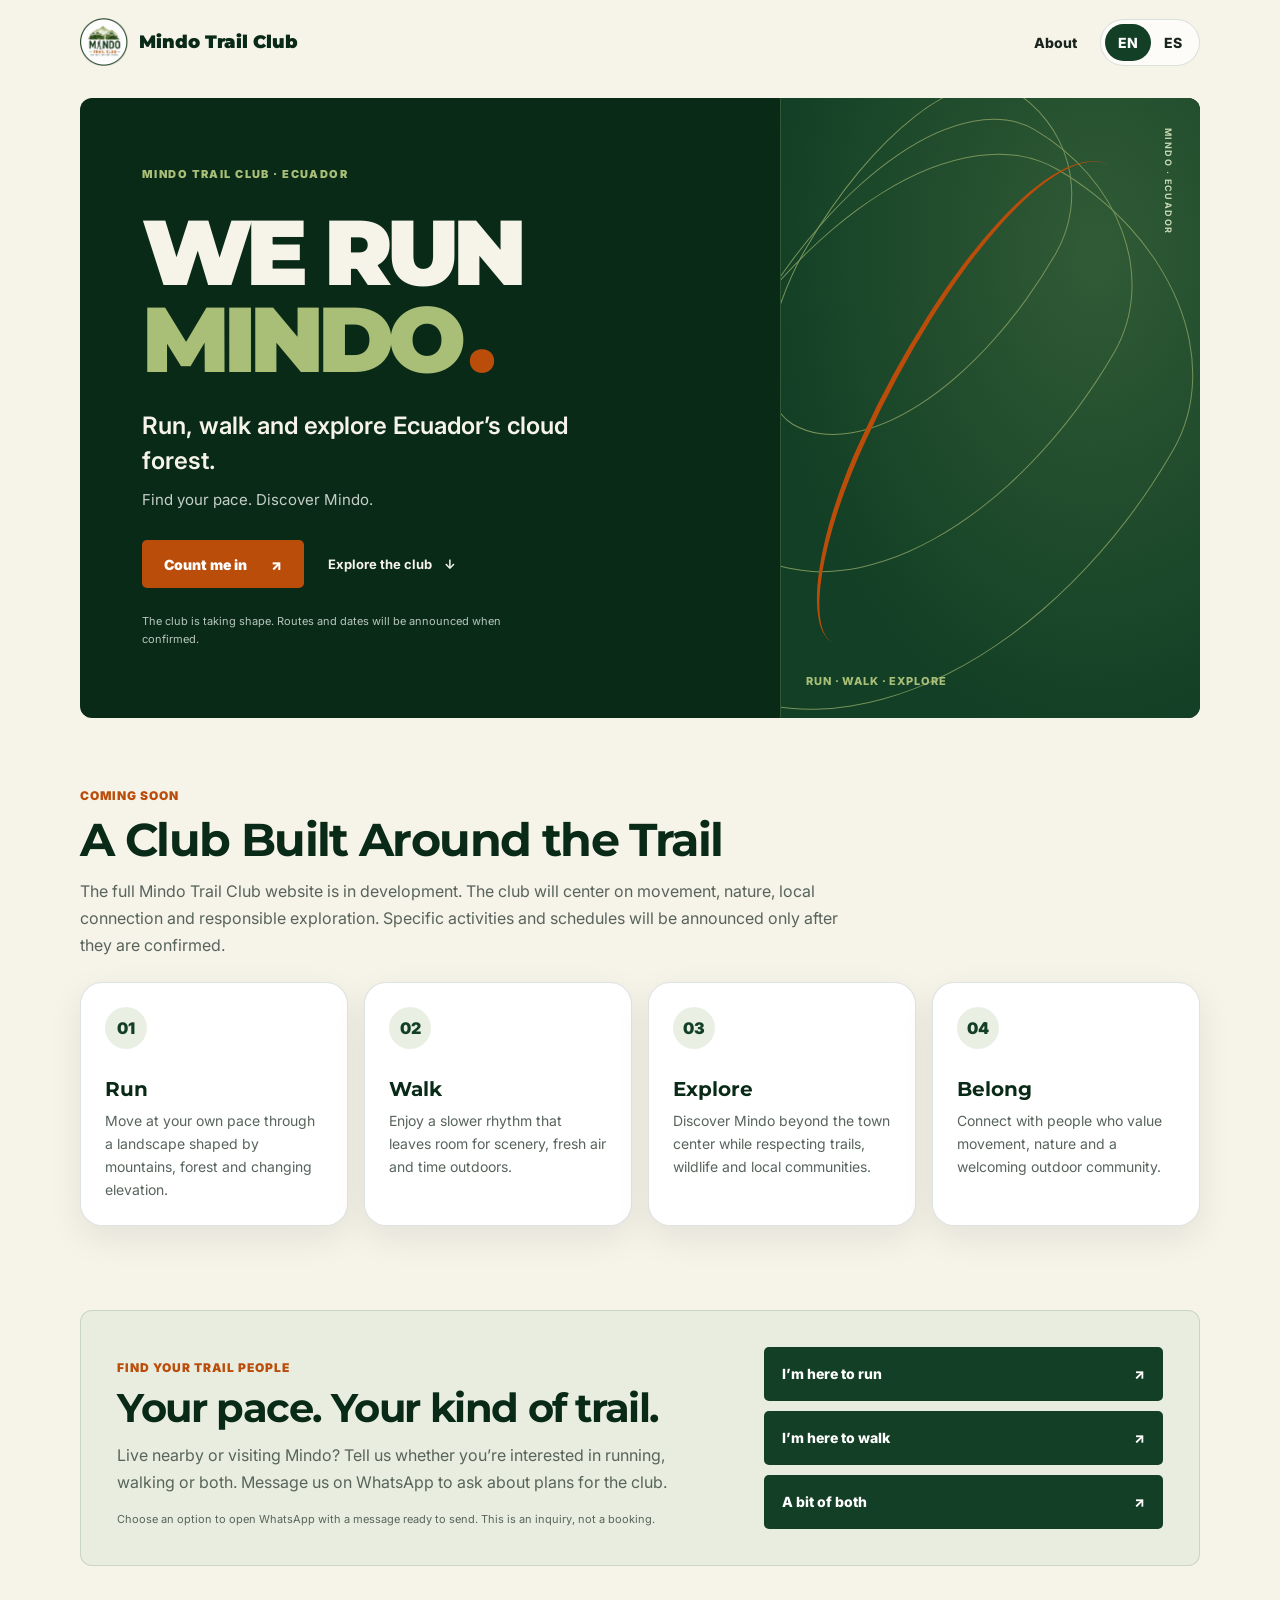
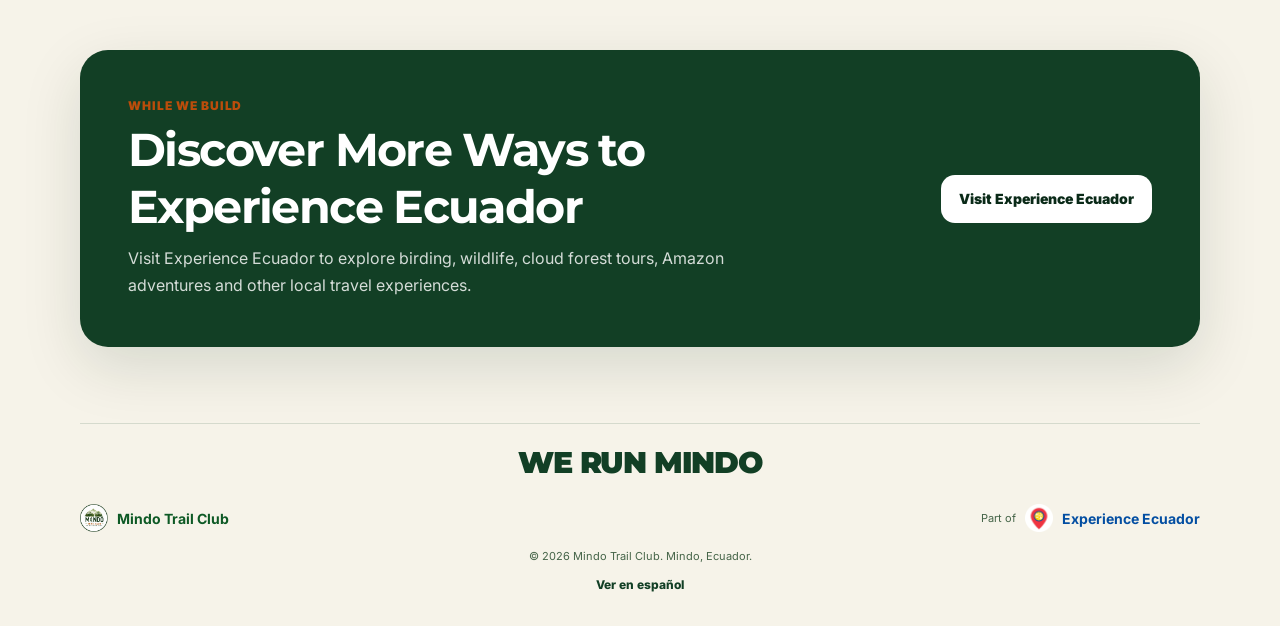
<file: index.html>
<!doctype html>
<html lang="en">
<head>
  <meta charset="utf-8" />
  <meta name="viewport" content="width=device-width,initial-scale=1" />
  <title>Mindo Trail Club | Run, Walk and Explore Mindo</title>
  <meta name="description" content="Mindo Trail Club is a growing outdoor community for running, walking and exploring the cloud forest trails of Mindo, Ecuador." />
  <meta name="robots" content="index,follow" />
  <link rel="canonical" href="https://mindotrailclub.com/" />
  <link rel="alternate" hreflang="en" href="https://mindotrailclub.com/" />
  <link rel="alternate" hreflang="es" href="https://mindotrailclub.com/es/" />
  <link rel="alternate" hreflang="x-default" href="https://mindotrailclub.com/" />
  <meta property="og:type" content="website" />
  <meta property="og:site_name" content="Mindo Trail Club" />
  <meta property="og:title" content="Mindo Trail Club | Run, Walk and Explore Mindo" />
  <meta property="og:description" content="A growing outdoor community for moving through Mindo's mountains and cloud forest trails." />
  <meta property="og:url" content="https://mindotrailclub.com/" />
  <meta property="og:image" content="https://mindotrailclub.com/assets/images/mindo-trail-club-logo.png" />
  <meta name="twitter:card" content="summary_large_image" />
  <link rel="icon" href="/assets/images/mindo-trail-club-logo.png" type="image/png" />
  <link rel="manifest" href="/site.webmanifest" />
  <meta name="theme-color" content="#123f25" />
  <link rel="preconnect" href="https://fonts.googleapis.com" />
  <link rel="preconnect" href="https://fonts.gstatic.com" crossorigin />
  <link href="https://fonts.googleapis.com/css2?family=Inter:wght@400;600;700;800;900&amp;family=Montserrat:wght@700;800;900&amp;display=swap" rel="stylesheet" />
  <link rel="stylesheet" href="/assets/css/site.css?v=20261106-3" />
  <script type="application/ld+json">
  {"@context":"https://schema.org","@graph":[{"@type":"Organization","name":"Mindo Trail Club","url":"https://mindotrailclub.com/","logo":"https://mindotrailclub.com/assets/images/mindo-trail-club-logo.png"},{"@type":"WebSite","name":"Mindo Trail Club","url":"https://mindotrailclub.com/","inLanguage":["en","es"]},{"@type":"WebPage","name":"Mindo Trail Club | Run, Walk and Explore Mindo","url":"https://mindotrailclub.com/","description":"A growing outdoor community for running, walking and exploring the cloud forest trails of Mindo, Ecuador.","inLanguage":"en"}]}
  </script>
  <link rel="stylesheet" href="/assets/css/footer-family-20261104.css">
</head>
<body>
  <a class="skipLink" href="#main">Skip to main content</a>
  <header class="siteHeader"><div class="wrap headerInner">
    <a class="brand" href="/" aria-label="Mindo Trail Club home"><img src="/assets/images/mindo-trail-club-logo.png" alt="" width="780" height="780" /><span>Mindo Trail Club</span></a>
    <nav class="nav" aria-label="Primary navigation">
      <a href="#about">About</a>
      <div class="languageSwitch" aria-label="Language switch"><a href="/" lang="en" aria-current="page">EN</a><a href="/es/" lang="es">ES</a></div>
    </nav>
  </div></header>
  <main id="main">
    <section class="hero"><div class="wrap"><div class="heroShell">
      <div class="heroCopy">
        <p class="eyebrow">Mindo Trail Club · Ecuador</p>
        <h1 lang="en">WE RUN<br><span>MINDO</span><span class="heroDot" aria-hidden="true">.</span></h1>
        <p class="heroLead">Run, walk and explore Ecuador’s cloud forest.</p>
        <p class="heroPace">Find your pace. Discover Mindo.</p>
        <div class="heroActions"><a class="btn btnPrimary" href="#interest" data-analytics-event="cta_click" data-analytics-label="Club interest" data-analytics-location="hero">Count me in<span aria-hidden="true"> ↗</span></a><a class="heroTextLink" href="#about">Explore the club <span aria-hidden="true">↓</span></a></div>
        <p class="heroNote">The club is taking shape. Routes and dates will be announced when confirmed.</p>
      </div>
      <div class="heroMedia" aria-hidden="true"><div class="trailArt"><span class="trailContour contourOne"></span><span class="trailContour contourTwo"></span><span class="trailContour contourThree"></span><span class="trailPath"></span><span class="trailCoordinates">MINDO · ECUADOR</span><span class="trailArtLabel">Run · Walk · Explore</span></div></div>
    </div></div></section>
    <section class="section" id="about"><div class="wrap">
      <div class="sectionHead"><div class="sectionKicker">Coming soon</div><h2>A Club Built Around the Trail</h2><p class="sectionIntro">The full Mindo Trail Club website is in development. The club will center on movement, nature, local connection and responsible exploration. Specific activities and schedules will be announced only after they are confirmed.</p></div>
      <div class="valueGrid">
        <article class="valueCard"><span class="valueNumber">01</span><div><h3>Run</h3><p>Move at your own pace through a landscape shaped by mountains, forest and changing elevation.</p></div></article>
        <article class="valueCard"><span class="valueNumber">02</span><div><h3>Walk</h3><p>Enjoy a slower rhythm that leaves room for scenery, fresh air and time outdoors.</p></div></article>
        <article class="valueCard"><span class="valueNumber">03</span><div><h3>Explore</h3><p>Discover Mindo beyond the town center while respecting trails, wildlife and local communities.</p></div></article>
        <article class="valueCard"><span class="valueNumber">04</span><div><h3>Belong</h3><p>Connect with people who value movement, nature and a welcoming outdoor community.</p></div></article>
      </div>
    </div></section>
    <section class="section interestSection" id="interest"><div class="wrap"><div class="interestPanel"><div><p class="sectionKicker">Find your trail people</p><h2>Your pace. Your kind of trail.</h2><p class="sectionIntro">Live nearby or visiting Mindo? Tell us whether you’re interested in running, walking or both. Message us on WhatsApp to ask about plans for the club.</p><p class="interestNote">Choose an option to open WhatsApp with a message ready to send. This is an inquiry, not a booking.</p></div><div class="interestOptions"><a class="interestChoice" href="https://wa.me/593969076501?text=Hi%2C%20I%E2%80%99m%20interested%20in%20Mindo%20Trail%20Club.%20I%E2%80%99d%20like%20to%20hear%20more%20about%20running%20in%20Mindo.%20What%20are%20the%20plans%20for%20the%20club%3F" target="_blank" rel="noopener noreferrer" data-analytics-event="cta_click" data-analytics-label="Club interest run" data-analytics-location="interest">I’m here to run<span aria-hidden="true">↗</span></a><a class="interestChoice" href="https://wa.me/593969076501?text=Hi%2C%20I%E2%80%99m%20interested%20in%20Mindo%20Trail%20Club.%20I%E2%80%99d%20like%20to%20hear%20more%20about%20walking%20in%20Mindo.%20What%20are%20the%20plans%20for%20the%20club%3F" target="_blank" rel="noopener noreferrer" data-analytics-event="cta_click" data-analytics-label="Club interest walk" data-analytics-location="interest">I’m here to walk<span aria-hidden="true">↗</span></a><a class="interestChoice" href="https://wa.me/593969076501?text=Hi%2C%20I%E2%80%99m%20interested%20in%20Mindo%20Trail%20Club.%20I%E2%80%99d%20like%20to%20hear%20more%20about%20running%20and%20walking%20in%20Mindo.%20What%20are%20the%20plans%20for%20the%20club%3F" target="_blank" rel="noopener noreferrer" data-analytics-event="cta_click" data-analytics-label="Club interest both" data-analytics-location="interest">A bit of both<span aria-hidden="true">↗</span></a></div></div></div></section>
    <section class="section"><div class="wrap"><div class="launchBand">
      <div><div class="sectionKicker">While we build</div><h2>Discover More Ways to Experience Ecuador</h2><p>Visit Experience Ecuador to explore birding, wildlife, cloud forest tours, Amazon adventures and other local travel experiences.</p></div>
      <a class="btn" href="https://experienceecuador.com/explore/?ref=mindo_trail_club" data-analytics-event="outbound_partner_click" data-analytics-label="Visit Experience Ecuador" data-analytics-location="closing_cta">Visit Experience Ecuador</a>
    </div></div></section>
  </main>
  <footer class="siteFooter"><div class="wrap footerInner eeTrailFooter"><p class="clubSloganFooter" lang="en">WE RUN MINDO</p><div class="eeFamilyRow"><a class="eeLocalBrand" href="/"><img src="/assets/images/mindo-trail-club-logo.png" width="28" height="28" alt=""><span>Mindo Trail Club</span></a><a class="eeParent" href="https://experienceecuador.com/" target="_blank" rel="noopener noreferrer" data-analytics-location="footer_experience_ecuador"><span class="eePart">Part of</span><img src="/assets/images/experience-ecuador-pin.png" width="28" height="28" alt=""><span class="eeParentName">Experience Ecuador</span></a></div><p class="eeFamilyLegal">© 2026 Mindo Trail Club. Mindo, Ecuador.</p><a class="eeLanguage" href="/es/" lang="es">Ver en español</a></div></footer>
  <script src="/assets/js/site.js" defer></script>
</body>
</html>
</file>
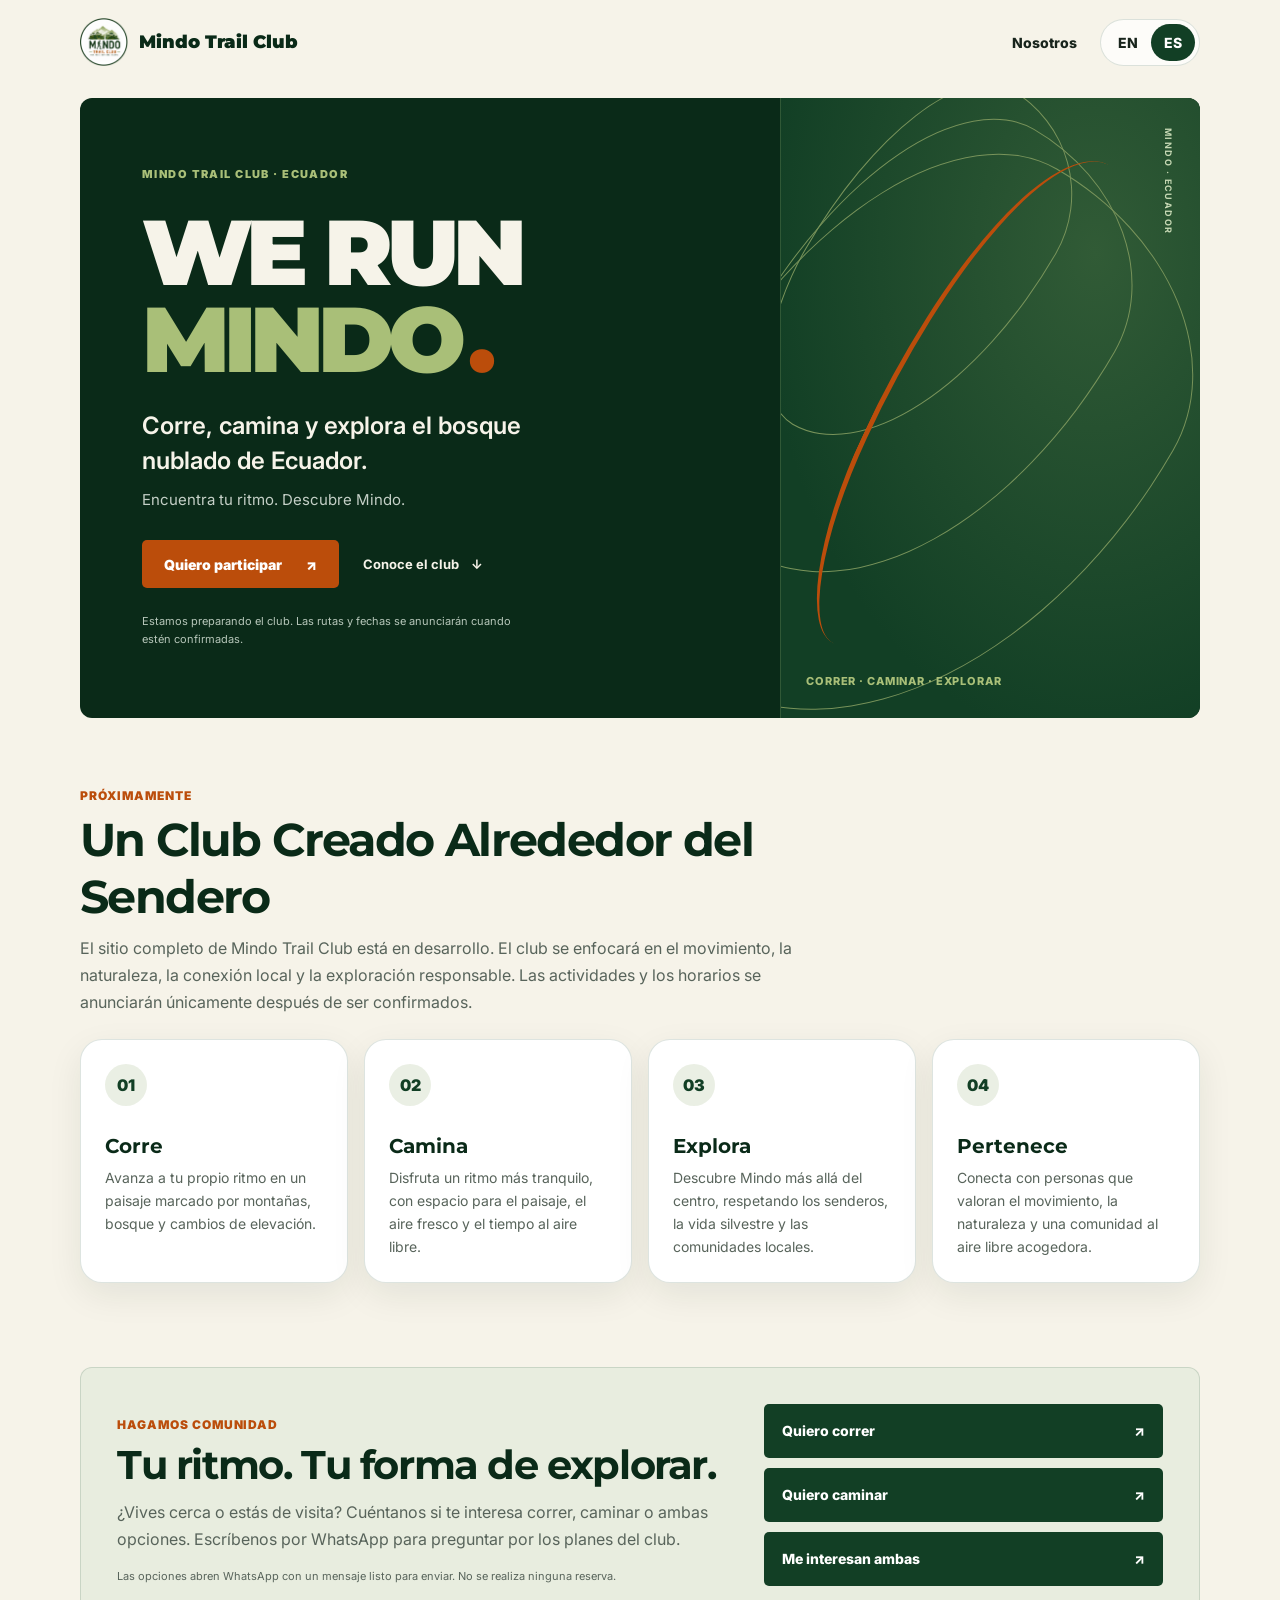
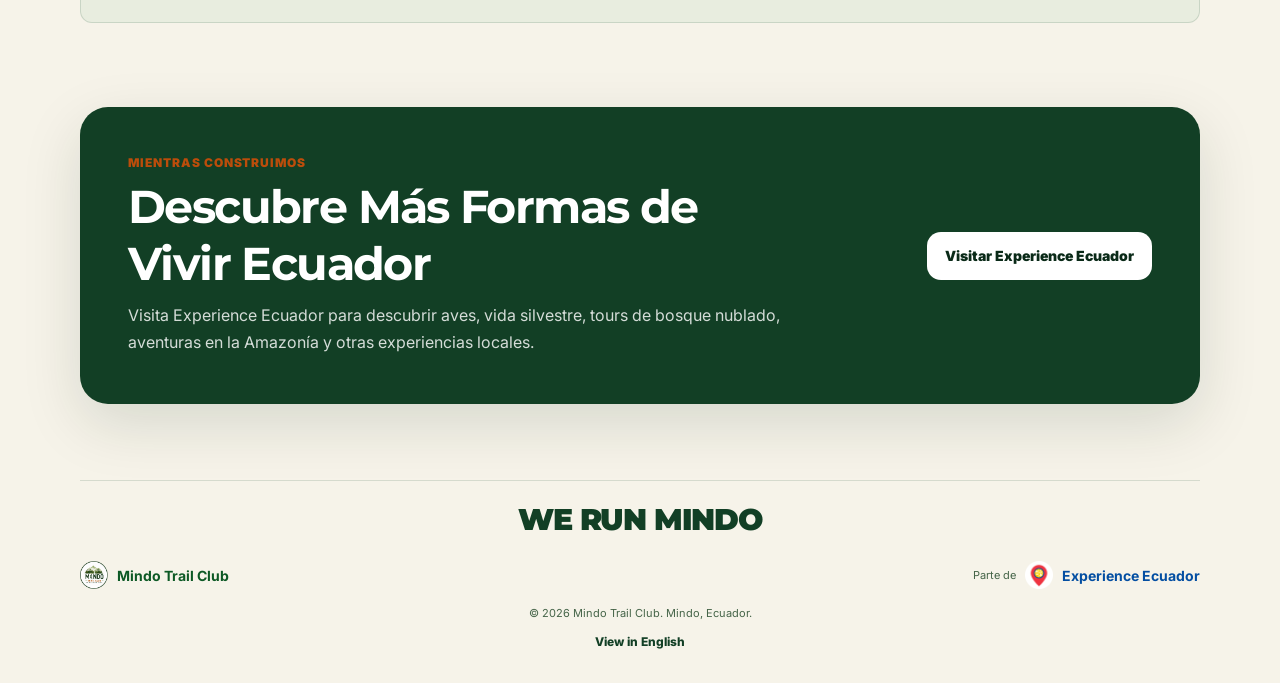
<file: es/index.html>
<!doctype html>
<html lang="es">
<head>
  <meta charset="utf-8" />
  <meta name="viewport" content="width=device-width,initial-scale=1" />
  <title>Mindo Trail Club | Corre, Camina y Explora Mindo</title>
  <meta name="description" content="Mindo Trail Club es una comunidad al aire libre en crecimiento para correr, caminar y explorar los senderos del bosque nublado de Mindo, Ecuador." />
  <meta name="robots" content="index,follow" />
  <link rel="canonical" href="https://mindotrailclub.com/es/" />
  <link rel="alternate" hreflang="en" href="https://mindotrailclub.com/" />
  <link rel="alternate" hreflang="es" href="https://mindotrailclub.com/es/" />
  <link rel="alternate" hreflang="x-default" href="https://mindotrailclub.com/" />
  <meta property="og:type" content="website" />
  <meta property="og:site_name" content="Mindo Trail Club" />
  <meta property="og:title" content="Mindo Trail Club | Corre, Camina y Explora Mindo" />
  <meta property="og:description" content="Una comunidad al aire libre en crecimiento para recorrer las montañas y senderos del bosque nublado de Mindo." />
  <meta property="og:url" content="https://mindotrailclub.com/es/" />
  <meta property="og:image" content="https://mindotrailclub.com/assets/images/mindo-trail-club-logo.png" />
  <meta name="twitter:card" content="summary_large_image" />
  <link rel="icon" href="/assets/images/mindo-trail-club-logo.png" type="image/png" />
  <link rel="manifest" href="/site.webmanifest" />
  <meta name="theme-color" content="#123f25" />
  <link rel="preconnect" href="https://fonts.googleapis.com" />
  <link rel="preconnect" href="https://fonts.gstatic.com" crossorigin />
  <link href="https://fonts.googleapis.com/css2?family=Inter:wght@400;600;700;800;900&amp;family=Montserrat:wght@700;800;900&amp;display=swap" rel="stylesheet" />
  <link rel="stylesheet" href="/assets/css/site.css?v=20261106-3" />
  <script type="application/ld+json">
  {"@context":"https://schema.org","@graph":[{"@type":"Organization","name":"Mindo Trail Club","url":"https://mindotrailclub.com/","logo":"https://mindotrailclub.com/assets/images/mindo-trail-club-logo.png"},{"@type":"WebSite","name":"Mindo Trail Club","url":"https://mindotrailclub.com/","inLanguage":["en","es"]},{"@type":"WebPage","name":"Mindo Trail Club | Corre, Camina y Explora Mindo","url":"https://mindotrailclub.com/es/","description":"Una comunidad al aire libre en crecimiento para correr, caminar y explorar los senderos del bosque nublado de Mindo, Ecuador.","inLanguage":"es"}]}
  </script>
  <link rel="stylesheet" href="/assets/css/footer-family-20261104.css">
</head>
<body>
  <a class="skipLink" href="#main">Saltar al contenido principal</a>
  <header class="siteHeader"><div class="wrap headerInner">
    <a class="brand" href="/es/" aria-label="Inicio de Mindo Trail Club"><img src="/assets/images/mindo-trail-club-logo.png" alt="" width="780" height="780" /><span>Mindo Trail Club</span></a>
    <nav class="nav" aria-label="Navegación principal">
      <a href="#about">Nosotros</a>
      <div class="languageSwitch" aria-label="Selector de idioma"><a href="/" lang="en">EN</a><a href="/es/" lang="es" aria-current="page">ES</a></div>
    </nav>
  </div></header>
  <main id="main">
    <section class="hero"><div class="wrap"><div class="heroShell">
      <div class="heroCopy">
        <p class="eyebrow">Mindo Trail Club · Ecuador</p>
        <h1 lang="en">WE RUN<br><span>MINDO</span><span class="heroDot" aria-hidden="true">.</span></h1>
        <p class="heroLead">Corre, camina y explora el bosque nublado de Ecuador.</p>
        <p class="heroPace">Encuentra tu ritmo. Descubre Mindo.</p>
        <div class="heroActions"><a class="btn btnPrimary" href="#interest" data-analytics-event="cta_click" data-analytics-label="Club interest" data-analytics-location="hero">Quiero participar<span aria-hidden="true"> ↗</span></a><a class="heroTextLink" href="#about">Conoce el club <span aria-hidden="true">↓</span></a></div>
        <p class="heroNote">Estamos preparando el club. Las rutas y fechas se anunciarán cuando estén confirmadas.</p>
      </div>
      <div class="heroMedia" aria-hidden="true"><div class="trailArt"><span class="trailContour contourOne"></span><span class="trailContour contourTwo"></span><span class="trailContour contourThree"></span><span class="trailPath"></span><span class="trailCoordinates">MINDO · ECUADOR</span><span class="trailArtLabel">Correr · Caminar · Explorar</span></div></div>
    </div></div></section>
    <section class="section" id="about"><div class="wrap">
      <div class="sectionHead"><div class="sectionKicker">Próximamente</div><h2>Un Club Creado Alrededor del Sendero</h2><p class="sectionIntro">El sitio completo de Mindo Trail Club está en desarrollo. El club se enfocará en el movimiento, la naturaleza, la conexión local y la exploración responsable. Las actividades y los horarios se anunciarán únicamente después de ser confirmados.</p></div>
      <div class="valueGrid">
        <article class="valueCard"><span class="valueNumber">01</span><div><h3>Corre</h3><p>Avanza a tu propio ritmo en un paisaje marcado por montañas, bosque y cambios de elevación.</p></div></article>
        <article class="valueCard"><span class="valueNumber">02</span><div><h3>Camina</h3><p>Disfruta un ritmo más tranquilo, con espacio para el paisaje, el aire fresco y el tiempo al aire libre.</p></div></article>
        <article class="valueCard"><span class="valueNumber">03</span><div><h3>Explora</h3><p>Descubre Mindo más allá del centro, respetando los senderos, la vida silvestre y las comunidades locales.</p></div></article>
        <article class="valueCard"><span class="valueNumber">04</span><div><h3>Pertenece</h3><p>Conecta con personas que valoran el movimiento, la naturaleza y una comunidad al aire libre acogedora.</p></div></article>
      </div>
    </div></section>
    <section class="section interestSection" id="interest"><div class="wrap"><div class="interestPanel"><div><p class="sectionKicker">Hagamos comunidad</p><h2>Tu ritmo. Tu forma de explorar.</h2><p class="sectionIntro">¿Vives cerca o estás de visita? Cuéntanos si te interesa correr, caminar o ambas opciones. Escríbenos por WhatsApp para preguntar por los planes del club.</p><p class="interestNote">Las opciones abren WhatsApp con un mensaje listo para enviar. No se realiza ninguna reserva.</p></div><div class="interestOptions"><a class="interestChoice" href="https://wa.me/593969076501?text=Hola%2C%20me%20interesa%20Mindo%20Trail%20Club.%20Me%20gustar%C3%ADa%20saber%20m%C3%A1s%20sobre%20correr%20en%20Mindo.%20%C2%BFQu%C3%A9%20planes%20tienen%20para%20el%20club%3F" target="_blank" rel="noopener noreferrer" data-analytics-event="cta_click" data-analytics-label="Club interest run" data-analytics-location="interest">Quiero correr<span aria-hidden="true">↗</span></a><a class="interestChoice" href="https://wa.me/593969076501?text=Hola%2C%20me%20interesa%20Mindo%20Trail%20Club.%20Me%20gustar%C3%ADa%20saber%20m%C3%A1s%20sobre%20caminar%20en%20Mindo.%20%C2%BFQu%C3%A9%20planes%20tienen%20para%20el%20club%3F" target="_blank" rel="noopener noreferrer" data-analytics-event="cta_click" data-analytics-label="Club interest walk" data-analytics-location="interest">Quiero caminar<span aria-hidden="true">↗</span></a><a class="interestChoice" href="https://wa.me/593969076501?text=Hola%2C%20me%20interesa%20Mindo%20Trail%20Club.%20Me%20gustar%C3%ADa%20saber%20m%C3%A1s%20sobre%20correr%20y%20caminar%20en%20Mindo.%20%C2%BFQu%C3%A9%20planes%20tienen%20para%20el%20club%3F" target="_blank" rel="noopener noreferrer" data-analytics-event="cta_click" data-analytics-label="Club interest both" data-analytics-location="interest">Me interesan ambas<span aria-hidden="true">↗</span></a></div></div></div></section>
    <section class="section"><div class="wrap"><div class="launchBand">
      <div><div class="sectionKicker">Mientras construimos</div><h2>Descubre Más Formas de Vivir Ecuador</h2><p>Visita Experience Ecuador para descubrir aves, vida silvestre, tours de bosque nublado, aventuras en la Amazonía y otras experiencias locales.</p></div>
      <a class="btn" href="https://experienceecuador.com/es/explora/?ref=mindo_trail_club" data-analytics-event="outbound_partner_click" data-analytics-label="Visitar Experience Ecuador" data-analytics-location="closing_cta">Visitar Experience Ecuador</a>
    </div></div></section>
  </main>
  <footer class="siteFooter"><div class="wrap footerInner eeTrailFooter"><p class="clubSloganFooter" lang="en">WE RUN MINDO</p><div class="eeFamilyRow"><a class="eeLocalBrand" href="/es/"><img src="/assets/images/mindo-trail-club-logo.png" width="28" height="28" alt=""><span>Mindo Trail Club</span></a><a class="eeParent" href="https://experienceecuador.com/" target="_blank" rel="noopener noreferrer" data-analytics-location="footer_experience_ecuador"><span class="eePart">Parte de</span><img src="/assets/images/experience-ecuador-pin.png" width="28" height="28" alt=""><span class="eeParentName">Experience Ecuador</span></a></div><p class="eeFamilyLegal">© 2026 Mindo Trail Club. Mindo, Ecuador.</p><a class="eeLanguage" href="/" lang="en">View in English</a></div></footer>
  <script src="/assets/js/site.js" defer></script>
</body>
</html>
</file>
<file: assets/css/site.css>
:root{
  --forest:#123f25;
  --forest-deep:#0a2a18;
  --leaf:#6e8f45;
  --moss:#a9bf78;
  --trail:#bb4d0b;
  --cream:#f6f3e9;
  --white:#ffffff;
  --ink:#18241c;
  --muted:#58645b;
  --line:rgba(18,63,37,.14);
  --shadow:0 20px 60px rgba(10,42,24,.13);
  --radius:28px;
  --max:1120px;
}

*{box-sizing:border-box}
html{scroll-behavior:smooth}
body{margin:0;background:var(--cream);color:var(--ink);font-family:Inter,system-ui,-apple-system,BlinkMacSystemFont,"Segoe UI",sans-serif}
a{color:inherit;text-decoration:none}
img{display:block;max-width:100%}
.wrap{width:min(calc(100% - 36px),var(--max));margin-inline:auto}
.skipLink{position:absolute;left:12px;top:-60px;z-index:100;padding:10px 14px;background:var(--white);border-radius:10px}.skipLink:focus{top:12px}

.siteHeader{position:relative;z-index:10;padding:18px 0}
.headerInner{display:flex;align-items:center;justify-content:space-between;gap:18px}
.brand{display:flex;align-items:center;gap:11px;color:var(--forest-deep);font-weight:900}
.brand img{width:48px;height:48px;object-fit:contain}
.brand span{font-family:Montserrat,Inter,sans-serif;font-size:18px}
.nav{display:flex;align-items:center;gap:10px}
.nav a{padding:10px 13px;border-radius:999px;font-size:14px;font-weight:800}
.nav a:hover,.nav a:focus-visible{background:var(--white);outline:2px solid var(--moss);outline-offset:2px}
.languageSwitch{display:flex;padding:4px;background:rgba(255,255,255,.72);border:1px solid var(--line);border-radius:999px}
.languageSwitch a[aria-current="page"]{background:var(--forest);color:var(--white)}

.hero{padding:26px 0 38px}
.heroShell{position:relative;overflow:hidden;display:grid;grid-template-columns:1.08fr .92fr;min-height:570px;background:linear-gradient(135deg,#fff 0%,#f3f5e9 54%,#dbe5c4 100%);border:1px solid var(--line);border-radius:36px;box-shadow:var(--shadow)}
.heroShell::before{content:"";position:absolute;inset:auto -90px -140px auto;width:420px;aspect-ratio:1;border:72px solid rgba(110,143,69,.11);border-radius:50%}
.heroCopy{position:relative;z-index:1;display:flex;flex-direction:column;justify-content:center;padding:clamp(34px,6vw,72px)}
.eyebrow{display:inline-flex;width:max-content;margin-bottom:18px;padding:8px 12px;border:1px solid rgba(187,77,11,.2);border-radius:999px;background:rgba(187,77,11,.08);color:#873806;font-size:12px;font-weight:900;letter-spacing:.08em;text-transform:uppercase}
h1,h2,h3{font-family:Montserrat,Inter,sans-serif}
h1{max-width:10ch;margin:0 0 18px;color:var(--forest-deep);font-size:clamp(50px,7vw,82px);line-height:.96;letter-spacing:-.055em}
.tagline{margin:0 0 18px;color:var(--trail);font-size:clamp(18px,2.4vw,25px);font-weight:900;letter-spacing:.03em}
.heroLead{max-width:610px;margin:0;color:#32443a;font-size:17px;line-height:1.72}
.heroActions{display:flex;flex-wrap:wrap;gap:12px;margin-top:26px}
.btn{display:inline-flex;align-items:center;justify-content:center;min-height:48px;padding:12px 18px;border-radius:14px;font-size:14px;font-weight:900;transition:transform .16s ease,box-shadow .16s ease}
.btn:hover,.btn:focus-visible{transform:translateY(-2px);outline:3px solid rgba(169,191,120,.5);outline-offset:2px}
.btnPrimary{background:var(--forest);color:var(--white);box-shadow:0 14px 30px rgba(18,63,37,.22)}
.btnGhost{background:var(--white);color:var(--forest);border:1px solid var(--line)}
.heroMedia{position:relative;z-index:1;display:grid;place-items:center;padding:52px 48px 52px 24px}
.heroMedia img{position:relative;width:min(88%,410px);height:auto;aspect-ratio:1;object-fit:contain;filter:drop-shadow(0 18px 24px rgba(10,42,24,.16))}

.section{padding:42px 0}
.sectionHead{max-width:760px;margin-bottom:22px}
.sectionKicker{margin-bottom:8px;color:var(--trail);font-size:12px;font-weight:900;letter-spacing:.08em;text-transform:uppercase}
.section h2{margin:0 0 10px;color:var(--forest-deep);font-size:clamp(30px,4vw,46px);letter-spacing:-.035em}
.sectionIntro{margin:0;color:var(--muted);font-size:16px;line-height:1.7}
.valueGrid{display:grid;grid-template-columns:repeat(4,1fr);gap:16px}
.valueCard{padding:24px;background:var(--white);border:1px solid var(--line);border-radius:22px;box-shadow:0 12px 35px rgba(10,42,24,.08)}
.valueNumber{display:grid;width:42px;height:42px;margin-bottom:28px;place-items:center;border-radius:50%;background:rgba(110,143,69,.14);color:var(--forest);font-weight:900}
.valueCard h3{margin:0 0 8px;color:var(--forest-deep);font-size:20px}
.valueCard p{margin:0;color:var(--muted);font-size:14px;line-height:1.65}
.launchBand{display:flex;align-items:center;justify-content:space-between;gap:24px;padding:clamp(28px,5vw,48px);background:var(--forest);color:var(--white);border-radius:var(--radius);box-shadow:var(--shadow)}
.launchBand h2{color:var(--white);max-width:19ch}
.launchBand p{max-width:670px;margin:0;color:rgba(255,255,255,.82);line-height:1.7}
.launchBand .btn{flex:0 0 auto;background:var(--white);color:var(--forest-deep)}
.siteFooter{padding:34px 0;color:var(--muted);font-size:13px}
.footerInner{display:flex;align-items:center;justify-content:space-between;gap:20px;padding-top:22px;border-top:1px solid var(--line)}
.footerInner a{color:var(--forest);font-weight:800}

@media (max-width:850px){
  .heroShell{grid-template-columns:1fr;min-height:auto}
  .heroCopy{text-align:center;align-items:center;padding-bottom:26px}
  .heroLead{max-width:640px}
  .heroMedia{padding:4px 34px 40px}
  .heroMedia img{width:min(72vw,370px)}
  .valueGrid{grid-template-columns:repeat(2,1fr)}
  .launchBand{align-items:flex-start;flex-direction:column}
}

@media (max-width:560px){
  .siteHeader{padding:12px 0}
  .brand span{display:none}
  .brand img{width:42px;height:42px}
  .nav{gap:5px}
  .nav>a:not(.languageSwitch a){display:none}
  .hero{padding-top:12px}
  .heroShell{border-radius:26px}
  .heroCopy{padding:34px 22px 24px}
  h1{font-size:clamp(45px,15vw,64px)}
  .heroLead{font-size:15.5px}
  .heroActions{width:100%;flex-direction:column}
  .btn{width:100%}
  .heroMedia{padding:0 20px 30px}
  .heroMedia img{width:min(76vw,310px)}
  .valueGrid{grid-template-columns:1fr}
  .valueCard{display:grid;grid-template-columns:48px 1fr;column-gap:14px}
  .valueNumber{grid-row:1/3;margin:0}
  .footerInner{align-items:flex-start;flex-direction:column}
}

@media (prefers-reduced-motion:reduce){html{scroll-behavior:auto}.btn{transition:none}}

/* Club campaign hero: bold typography with abstract trail contours, not documentary imagery. */
.hero{padding:14px 0 28px}
.heroShell{grid-template-columns:1.25fr .75fr;min-height:620px;background:var(--forest-deep);border:0;border-radius:12px;color:var(--cream);box-shadow:none}
.heroShell::before{display:none}
.heroCopy{padding:clamp(30px,5vw,62px)}
.eyebrow{margin:0 0 28px;padding:0;border:0;border-radius:0;background:none;color:var(--moss);font-size:11px;letter-spacing:.13em}
h1{max-width:none;margin:0 0 26px;color:var(--cream);font-size:clamp(58px,7.2vw,102px);font-weight:900;line-height:.94;letter-spacing:-.065em}
h1>span:not(.heroDot){color:var(--moss)}
.heroDot{display:inline-block;margin-left:.09em;color:var(--trail);letter-spacing:0}
.heroLead{max-width:440px;color:var(--cream);font-size:clamp(19px,2.2vw,24px);font-weight:600;line-height:1.45}
.heroPace{margin:10px 0 0;color:#c5d0c7;font-size:15px;line-height:1.6}
.heroActions{align-items:center;gap:24px;margin-top:28px}
.btnPrimary{gap:24px;background:var(--trail);color:var(--white);border-radius:5px;box-shadow:none;padding:15px 22px}
.heroTextLink{display:inline-flex;align-items:center;gap:12px;min-height:48px;color:var(--cream);font-size:13px;font-weight:700}
.heroTextLink:hover{text-decoration:underline;text-underline-offset:5px}
.heroTextLink:focus-visible{outline:3px solid var(--moss);outline-offset:5px}
.heroNote{max-width:370px;margin:25px 0 0;color:#b7c7ba;font-size:11px;line-height:1.6}
.heroMedia{padding:0;overflow:hidden;border-left:1px solid rgba(169,191,120,.2);background:#123f25}
.trailArt{position:relative;align-self:stretch;justify-self:stretch;min-height:100%;overflow:hidden;background:radial-gradient(ellipse at 75% 25%,#315b36,transparent 75%)}
.trailContour{position:absolute;width:440px;height:620px;border:1px solid #78935a;border-radius:45% 55% 65% 35% / 60% 30% 70% 40%;transform:rotate(30deg)}
.contourOne{left:-80px;top:40px}.contourTwo{left:-25px;top:5px;width:330px;height:510px}.contourThree{left:30px;top:-30px;width:220px;height:400px}
.trailPath{position:absolute;width:170px;height:550px;left:25%;top:5%;border:5px solid var(--trail);border-top:0;border-bottom:0;border-right:0;border-radius:70% 0 0 40%;transform:rotate(25deg)}
.trailCoordinates{position:absolute;top:30px;right:26px;color:#c5d7b3;font-size:9px;font-weight:700;letter-spacing:.16em;writing-mode:vertical-rl}
.trailArtLabel{position:absolute;bottom:30px;left:25px;right:20px;color:var(--moss);font-size:11px;font-weight:800;letter-spacing:.08em;text-transform:uppercase}
.interestPanel{display:grid;grid-template-columns:1.2fr .8fr;align-items:center;gap:48px;padding:36px;border:1px solid var(--line);border-radius:12px;background:#e8eddf}
.interestPanel h2{font-size:clamp(28px,3.5vw,40px)}
.interestNote{margin:14px 0 0;font-size:11px;line-height:1.65;color:var(--muted)}
.interestOptions{display:grid;gap:10px}
.interestChoice{display:flex;justify-content:space-between;align-items:center;gap:16px;min-height:54px;padding:15px 18px;background:var(--forest);color:white;border-radius:5px;font-size:14px;font-weight:800}
.interestChoice:hover{background:var(--forest-deep)}
.interestChoice:focus-visible{outline:3px solid var(--trail);outline-offset:3px}
.clubSloganFooter{margin:0 0 25px;color:var(--forest);font-family:Montserrat,Inter,sans-serif;font-size:clamp(20px,3vw,30px);font-weight:900;line-height:1.1;letter-spacing:-.04em;text-align:center}
.section{scroll-margin-top:20px}
@media(max-width:850px){.heroShell{grid-template-columns:1fr;min-height:0}.heroCopy{align-items:flex-start;text-align:left;padding:36px}.heroMedia{display:none}.heroLead{max-width:550px}h1{font-size:clamp(64px,11vw,96px)}.interestPanel{gap:24px;grid-template-columns:1fr}}
@media(max-width:560px){.hero{padding-top:8px}.heroCopy{padding:34px 24px}.eyebrow{font-size:10px;margin-bottom:26px}h1{font-size:clamp(55px,16vw,82px)}.heroActions{flex-direction:row;width:auto;gap:18px}.heroActions .btn{width:auto}.heroTextLink{font-size:12px}.heroNote{font-size:11px}.interestPanel{padding:25px 22px}.section{padding:30px 0}}
</file>
<file: assets/css/footer-family-20261104.css>
.eeFamilyRow{display:flex;align-items:center;justify-content:space-between;gap:24px;width:100%;box-sizing:border-box}
.eeFamilyRow .eeLocalBrand,.eeFamilyRow .eeParent{display:flex;align-items:center;gap:9px;text-decoration:none;font-family:Inter,Arial,sans-serif;font-size:14px;font-weight:700;line-height:1.4;color:#0d5925}
.eeFamilyRow img{display:block;width:28px;height:28px;object-fit:contain;flex-shrink:0}
.eeFamilyRow .eePart{font-size:11px;font-weight:400;color:#456448;white-space:nowrap}
.eeFamilyRow .eeParentName{font-size:14px;font-weight:700;color:#034EA2;white-space:nowrap}
.eeFamilyRow a:hover{text-decoration:underline;text-underline-offset:4px}
.eeFamilyRow a:focus-visible{outline:3px solid #034EA2;outline-offset:4px}
.eeFamilyLegal{text-align:center;font-size:11px;line-height:1.5;margin:16px 0 0;color:#456448}
.tcfr-footerMeta .eeFamilyRow{margin-bottom:16px}
.tcfr-footerMeta .tcfr-footerLegal{font-size:11px}
.siteFooter .footerInner.eeTrailFooter{display:block}
.eeTrailFooter .eeLanguage{display:block;text-align:center;margin-top:12px;font-size:12px}
@media(max-width:600px){.eeFamilyRow{flex-direction:column;gap:16px;justify-content:center}.eeFamilyRow .eeLocalBrand{max-width:100%}.eeFamilyRow .eeLocalBrand span{overflow-wrap:anywhere}.eeFamilyRow .eeParent{gap:8px}}
</file>
